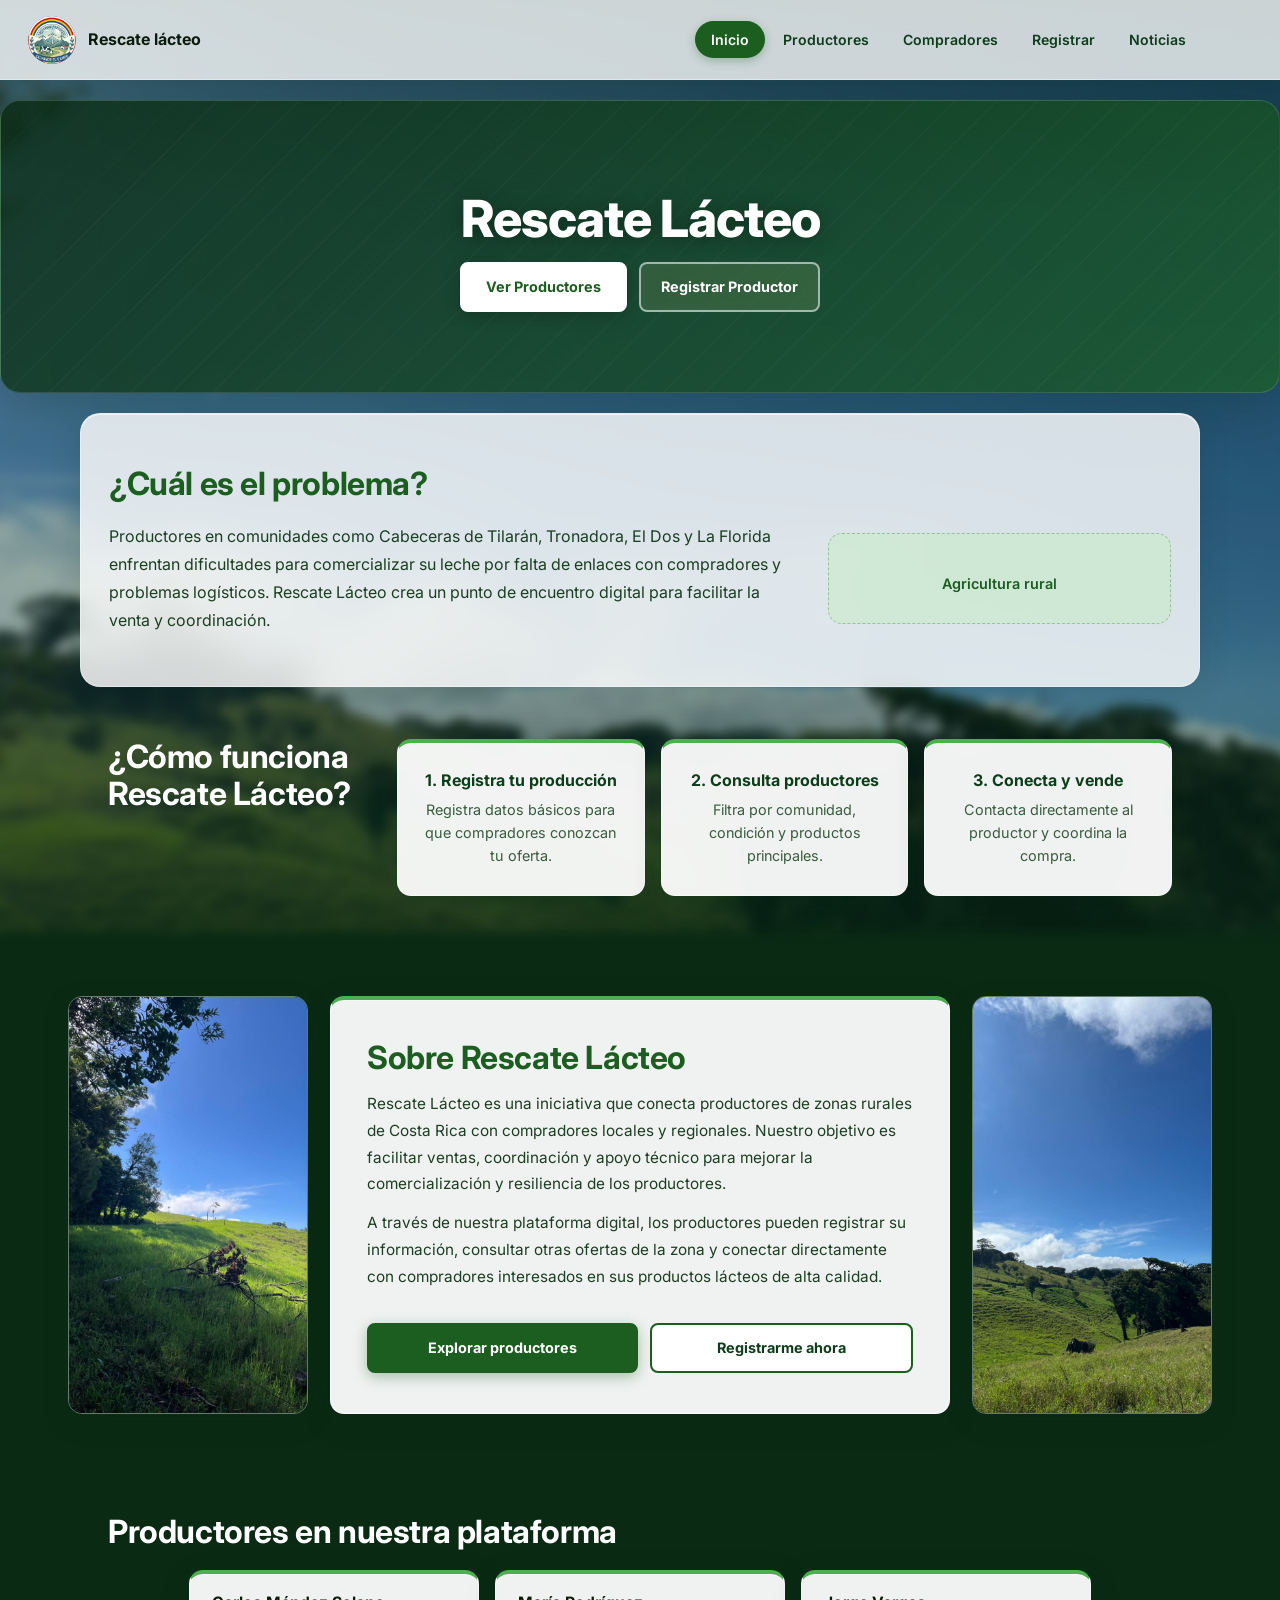
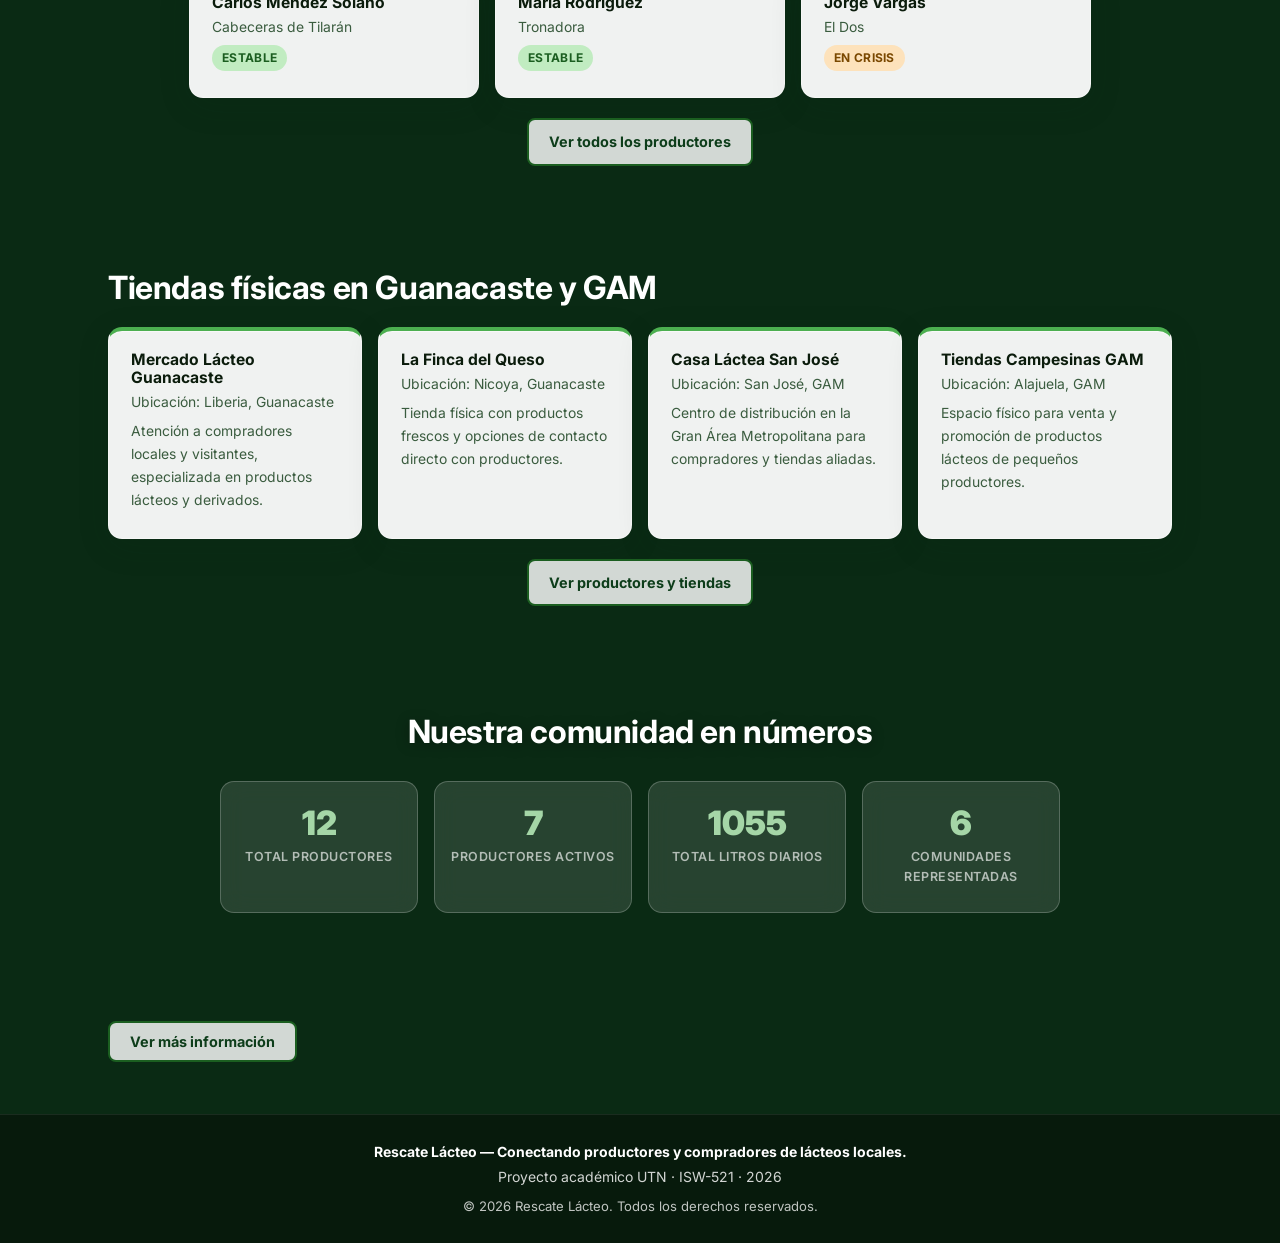
<file: index.html>
<!doctype html>
<html lang="es">

<head>
  <meta charset="utf-8">
  <meta name="viewport" content="width=device-width,initial-scale=1">
  <meta name="description" content="Rescate Lácteo conecta productores y compradores de leche en comunidades rurales de Costa Rica.">
  <title>Rescate Lácteo</title>
  <link rel="stylesheet" href="css/interface.css">
  <link class="ICONO-NAVEGADOR" rel="icon" type="image/x-icon" href="assets/images/logo.png">
</head>

<body>
  <header>
    <div class="brand-logo" style="display:flex; align-items:center; gap:12px;">
      <img src="assets/images/logo.png" alt="Rescate Lácteo logo" width="48" height="48" style="display:block; width:48px; height:48px;">
      <a href="index.html" aria-label="Rescate Lácteo" style="display:inline-flex; align-items:center; color: inherit; font-weight: 700;">Rescate lácteo</a>
    </div>

    <nav>
      <ul>
        <li><a href="index.html" class="activo">Inicio</a></li>
        <li><a href="solucion.html">Productores</a></li>
        <li><a href="compradores.html">Compradores</a></li>
        <li><a href="registro.html">Registrar</a></li>
        <li><a href="noticias.html">Noticias</a></li>
      </ul>
    </nav>

  </header>

  <main>
    <section class="hero">
      <h1 class="texto-centro">Rescate Lácteo </h1>

      <div class="botones">
        <a class="btn-primario" href="solucion.html">Ver Productores</a>
        <a class="btn-secundario" href="registro.html">Registrar Productor</a>
      </div>
    </section>

    <section class="container problema">
      <h2>¿Cuál es el problema?</h2>
      <div class="problema-grid">
        <div>
          <p>Productores en comunidades como Cabeceras de Tilarán, Tronadora, El Dos y La Florida enfrentan dificultades
            para comercializar su leche por falta de enlaces con compradores y problemas logísticos. Rescate Lácteo crea
            un punto de encuentro digital para facilitar la venta y coordinación.</p>
        </div>
        <div class="problema-emoji">
          <p>Agricultura rural</p>
        </div>
      </div>
    </section>

    <section class="container como-funciona">
      <h2>¿Cómo funciona Rescate Lácteo?</h2>
      <div class="como-funciona">
        <div class="paso">
          <h3>1. Registra tu producción</h3>
          <p>Registra datos básicos para que compradores conozcan tu oferta.</p>
        </div>
        <div class="paso">
          <h3>2. Consulta productores</h3>
          <p>Filtra por comunidad, condición y productos principales.</p>
        </div>
        <div class="paso">
          <h3>3. Conecta y vende</h3>
          <p>Contacta directamente al productor y coordina la compra.</p>
        </div>
      </div>
    </section>

    <section class="bloque-principal">
      <div class="bloque-imagen-lado bloque-imagen-izquierda">
        <img src="assets/images/aux3.jpeg" alt="Región de Tilarán">
      </div>
      <div class="bloque-contenido">
        <h2>Sobre Rescate Lácteo</h2>
        <p>Rescate Lácteo es una iniciativa que conecta productores de zonas rurales de Costa Rica con compradores
          locales y regionales. Nuestro objetivo es facilitar ventas, coordinación y apoyo técnico para mejorar la
          comercialización y resiliencia de los productores.</p>
        <p>A través de nuestra plataforma digital, los productores pueden registrar su información, consultar otras
          ofertas de la zona y conectar directamente con compradores interesados en sus productos lácteos de alta
          calidad.</p>
        <div class="botones-bloque">
          <a class="btn-primario" href="solucion.html">Explorar productores</a>
          <a class="btn-secundario" href="registro.html">Registrarme ahora</a>
        </div>
      </div>
      <div class="bloque-imagen-lado bloque-imagen-derecha">
        <img src="assets/images/aux2.jpeg" alt="Comunidades productoras">
      </div>
    </section>

    <section class="container beneficios">
      <h2>Productores en nuestra plataforma</h2>
      <div id="preview-productores" class="preview-list"></div>
      <div class="texto-centro"><a class="btn-secundario" href="solucion.html">Ver todos los productores</a></div>
    </section>

    <section class="container tiendas-fisicas">
      <h2>Tiendas físicas en Guanacaste y GAM</h2>
      <div class="preview-list">
        <article class="preview-item">
          <h3>Mercado Lácteo Guanacaste</h3>
          <p>Ubicación: Liberia, Guanacaste</p>
          <p>Atención a compradores locales y visitantes, especializada en productos lácteos y derivados.</p>
        </article>
        <article class="preview-item">
          <h3>La Finca del Queso</h3>
          <p>Ubicación: Nicoya, Guanacaste</p>
          <p>Tienda física con productos frescos y opciones de contacto directo con productores.</p>
        </article>
        <article class="preview-item">
          <h3>Casa Láctea San José</h3>
          <p>Ubicación: San José, GAM</p>
          <p>Centro de distribución en la Gran Área Metropolitana para compradores y tiendas aliadas.</p>
        </article>
        <article class="preview-item">
          <h3>Tiendas Campesinas GAM</h3>
          <p>Ubicación: Alajuela, GAM</p>
          <p>Espacio físico para venta y promoción de productos lácteos de pequeños productores.</p>
        </article>
      </div>
      <div class="texto-centro"><a class="btn-secundario" href="solucion.html">Ver productores y tiendas</a></div>
    </section>

    <section class="container estadisticas-json">
      <h2>Nuestra comunidad en números</h2>
      <div id="estadisticas" class="stats-grid"></div>
    </section>

    <section class="container">
      <button id="btn-mas-info" class="btn-secundario">Ver más información</button>
      <p id="info-adicional" class="mensaje">Rescate Lácteo es un proyecto educativo y comunitario que busca mejorar la
        comercialización y resiliencia de productores locales.</p>
    </section>

  </main>

  <footer>
    <p>Rescate Lácteo — Conectando productores y compradores de lácteos locales.</p>
    <p>Proyecto académico UTN · ISW-521 · 2026</p>
    <p class="copyright">© 2026 Rescate Lácteo. Todos los derechos reservados.</p>
  </footer>

  <script src="js/main.js"></script>
</body>

</html>
</file>
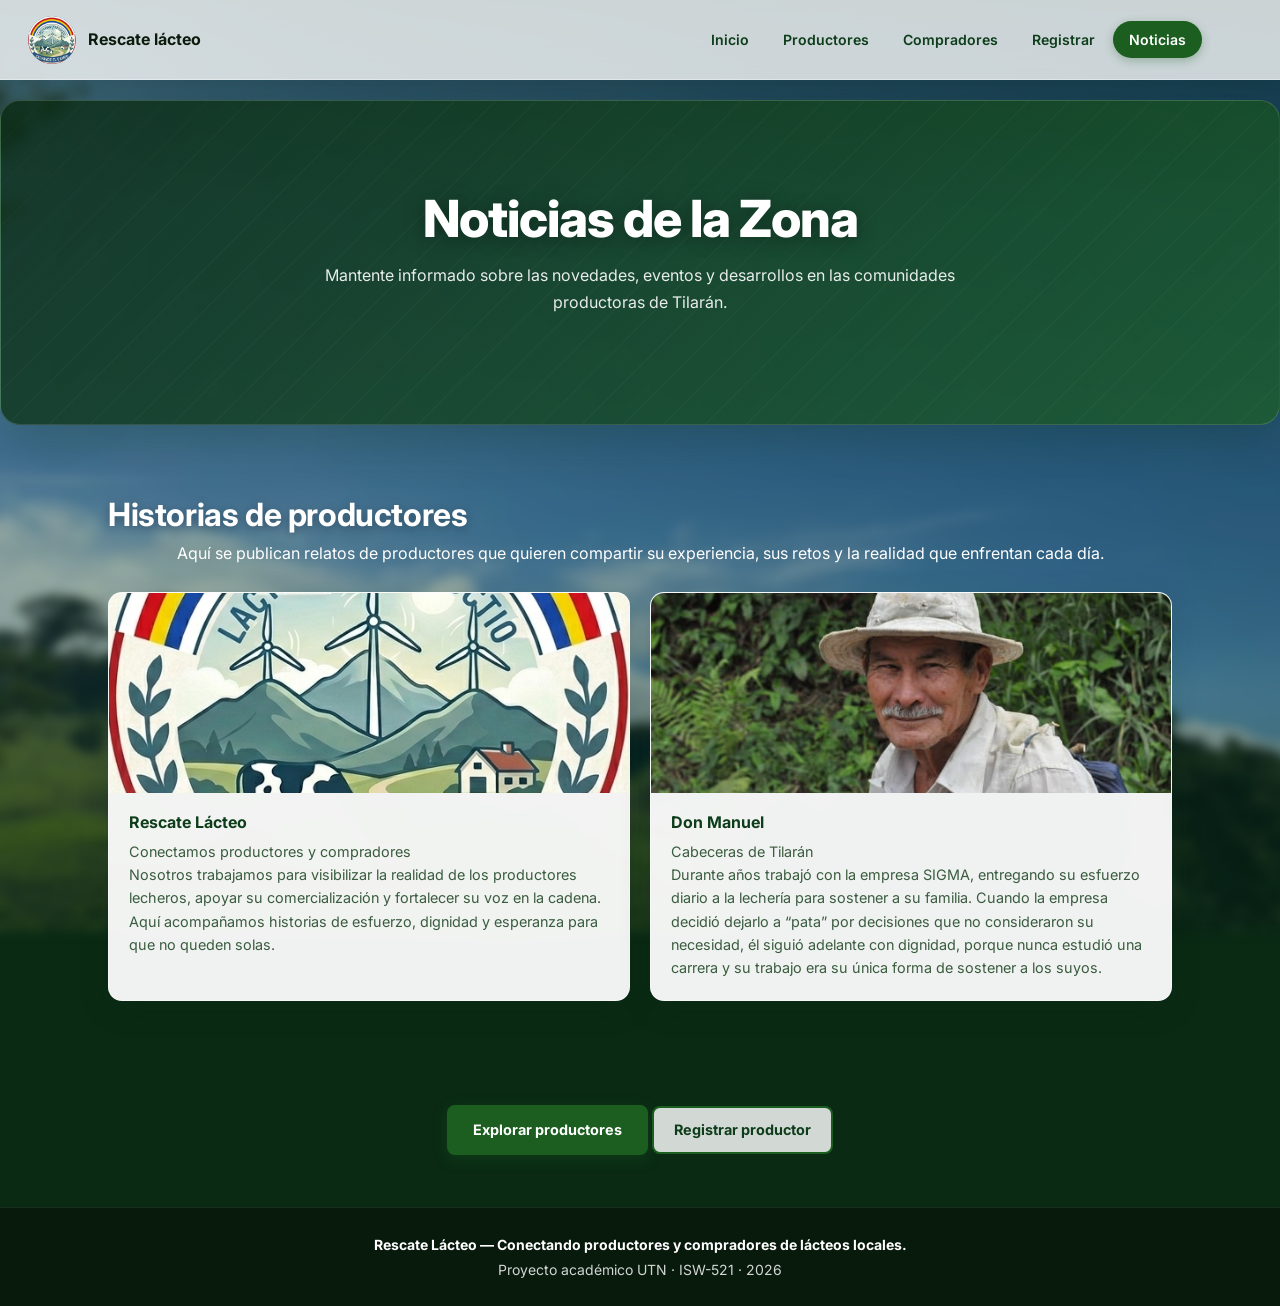
<file: noticias.html>
<!doctype html>
<html lang="es">
<head>
  <meta charset="utf-8">
  <meta name="viewport" content="width=device-width,initial-scale=1">
  <title>Noticias - Rescate Lácteo</title>
  <link rel="stylesheet" href="css/interface.css">
    <link class="ICONO-NAVEGADOR" rel="icon" type="image/x-icon" href="assets/images/logo.png">
</head>
<body>
  <header>
     <div class="brand-logo" style="display:flex; align-items:center; gap:12px;">
      <img src="assets/images/logo.png" alt="Rescate Lácteo logo" width="48" height="48" style="display:block; width:48px; height:48px;">
      <a href="index.html" aria-label="Rescate Lácteo" style="display:inline-flex; align-items:center; color: inherit; font-weight: 700;">Rescate lácteo</a>
    </div>
    <nav>
      <ul>
        <li><a href="index.html">Inicio</a></li>
        <li><a href="solucion.html">Productores</a></li>
        <li><a href="compradores.html">Compradores</a></li>
        <li><a href="registro.html">Registrar</a></li>
        <li><a href="noticias.html" class="activo">Noticias</a></li>
      </ul>
    </nav>
  </header>

  <main>
    <section class="hero">
      <h1>Noticias de la Zona</h1>
      <p>Mantente informado sobre las novedades, eventos y desarrollos en las comunidades productoras de Tilarán.</p>
    </section>

    <section class="container noticias-zona">
      <h2>Historias de productores</h2>
      <p class="texto-centro">Aquí se publican relatos de productores que quieren compartir su experiencia, sus retos y la realidad que enfrentan cada día.</p>
      <div class="noticias-grid" id="historias-productores"></div>
    </section>

    <section class="container">
      <div class="texto-centro">
        <a class="btn-primario" href="solucion.html">Explorar productores</a>
        <a class="btn-secundario" href="registro.html">Registrar productor</a>
      </div>
    </section>
  </main>

  <footer>
    <p>Rescate Lácteo — Conectando productores y compradores de lácteos locales.</p>
    <p>Proyecto académico UTN · ISW-521 · 2026</p>
  </footer>

  <script src="js/main.js"></script>
</body>
</html>
</file>
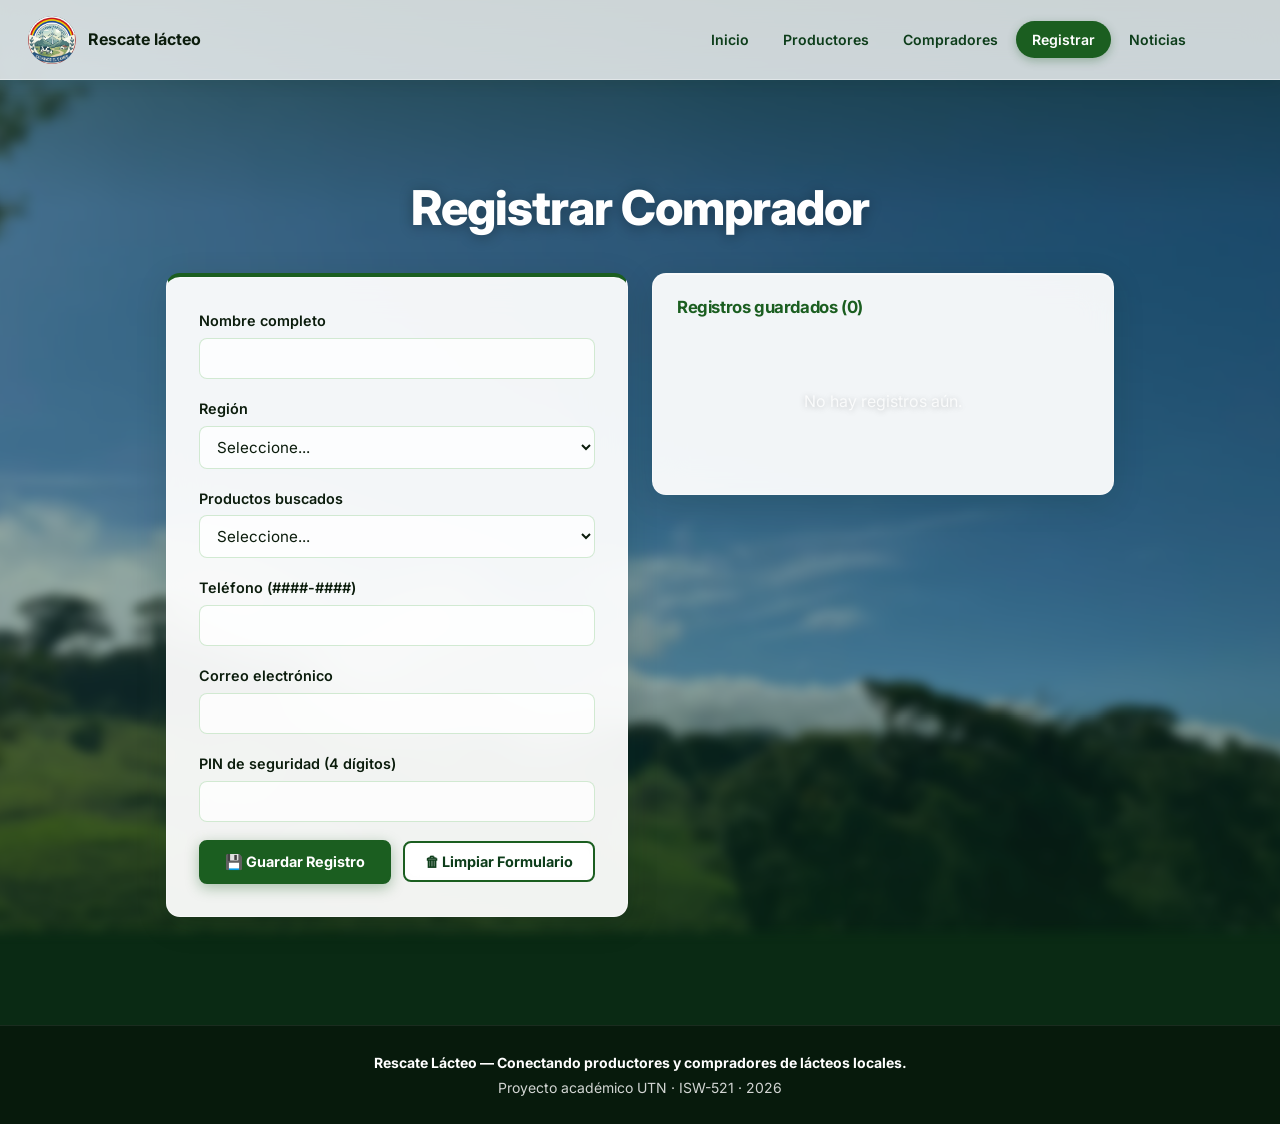
<file: registro-comprador.html>
<!doctype html>
<html lang="es">
<head>
  <meta charset="utf-8">
  <meta name="viewport" content="width=device-width,initial-scale=1">
  <title>Registrar Comprador · Rescate Lácteo</title>
  <link rel="stylesheet" href="css/interface.css">
  <link class="ICONO-NAVEGADOR" rel="icon" type="image/x-icon" href="assets/images/logo.png">
</head>
<body>
  <header>
     <div class="brand-logo" style="display:flex; align-items:center; gap:12px;">
      <img src="assets/images/logo.png" alt="Rescate Lácteo logo" width="48" height="48" style="display:block; width:48px; height:48px;">
      <a href="index.html" aria-label="Rescate Lácteo" style="display:inline-flex; align-items:center; color: inherit; font-weight: 700;">Rescate lácteo</a>
    </div>
    <nav>
      <ul>
        <li><a href="index.html">Inicio</a></li>
        <li><a href="solucion.html">Productores</a></li>
        <li><a href="compradores.html">Compradores</a></li>
        <li><a href="registro.html" class="activo">Registrar</a></li>
        <li><a href="noticias.html">Noticias</a></li>
      </ul>
    </nav>
  </header>

  <main class="container">
    <section class="encabezado-pagina">
      <h1>Registrar Comprador</h1>
    </section>

    <div class="contenedor-principal">
      <div class="columna-formulario">
        <form id="form-comprador" class="formulario" novalidate>
          <div class="grupo-campo">
            <label for="nombre">Nombre completo</label>
            <input id="nombre" name="nombre" type="text" required minlength="3">
            <div class="mensaje-error-campo" id="error-nombre"></div>
          </div>

          <div class="grupo-campo">
            <label for="comunidad">Región</label>
            <select id="comunidad" name="comunidad" required>
              <option value="">Seleccione...</option>
              <option>Guanacaste Norte</option>
              <option>Guanacaste Sur</option>
              <option>Puntarenas</option>
              <option>Alajuela</option>
              <option>Heredia</option>
              <option>San José</option>
            </select>
            <div class="mensaje-error-campo" id="error-comunidad"></div>
          </div>

          <div class="grupo-campo" id="campo-lugar-especifico" hidden>
            <label for="lugar-especifico">Lugar específico</label>
            <select id="lugar-especifico" name="lugar-especifico">
              <option value="">Seleccione...</option>
            </select>
            <div class="mensaje-error-campo" id="error-lugar-especifico"></div>
          </div>

          <div class="grupo-campo" id="campo-produccion" hidden>
            <label for="produccion">Demanda diaria estimada (litros)</label>
            <input id="produccion" name="produccion" type="number" min="1" max="9999">
            <div class="mensaje-error-campo" id="error-produccion"></div>
          </div>

          <div class="grupo-campo">
            <label for="producto">Productos buscados</label>
            <select id="producto" name="producto" required>
              <option value="">Seleccione...</option>
              <option>Leche fresca</option>
              <option>Queso</option>
              <option>Natilla</option>
              <option>Mantequilla</option>
              <option>Yogurt</option>
              <option>Helados artesanales</option>
            </select>
            <div class="mensaje-error-campo" id="error-producto"></div>
          </div>

          <div class="grupo-campo">
            <label for="telefono">Teléfono (####-####)</label>
            <input id="telefono" name="telefono" type="text" required>
            <div class="mensaje-error-campo" id="error-telefono"></div>
          </div>

          <div class="grupo-campo">
            <label for="correo">Correo electrónico</label>
            <input id="correo" name="correo" type="email" required>
            <div class="mensaje-error-campo" id="error-correo"></div>
          </div>

          <div class="grupo-campo">
            <label for="pin">PIN de seguridad (4 dígitos)</label>
            <input id="pin" name="pin" type="text" inputmode="numeric" pattern="\d{4}" maxlength="4" required>
            <div class="mensaje-error-campo" id="error-pin"></div>
          </div>

          <div class="fila-botones">
            <button type="submit" class="btn-primario">💾 Guardar Registro</button>
            <button type="button" id="btn-limpiar" class="btn-secundario">🗑 Limpiar Formulario</button>
          </div>

          <div id="form-mensaje" class="mensaje"></div>
          <div id="form-enlace-compradores" class="enlace-post-registro" hidden>
            <a href="compradores.html" class="btn-secundario">Ver en listado de compradores →</a>
          </div>
        </form>
      </div>

      <div class="columna-registros">
        <section class="lista-registros" id="lista-registros">
          <h2>Registros guardados</h2>
        </section>
      </div>
    </div>
  </main>

  <footer>
    <p>Rescate Lácteo — Conectando productores y compradores de lácteos locales.</p>
    <p>Proyecto académico UTN · ISW-521 · 2026</p>
  </footer>

  <script src="js/registro-comprador.js"></script>
</body>
</html>
</file>
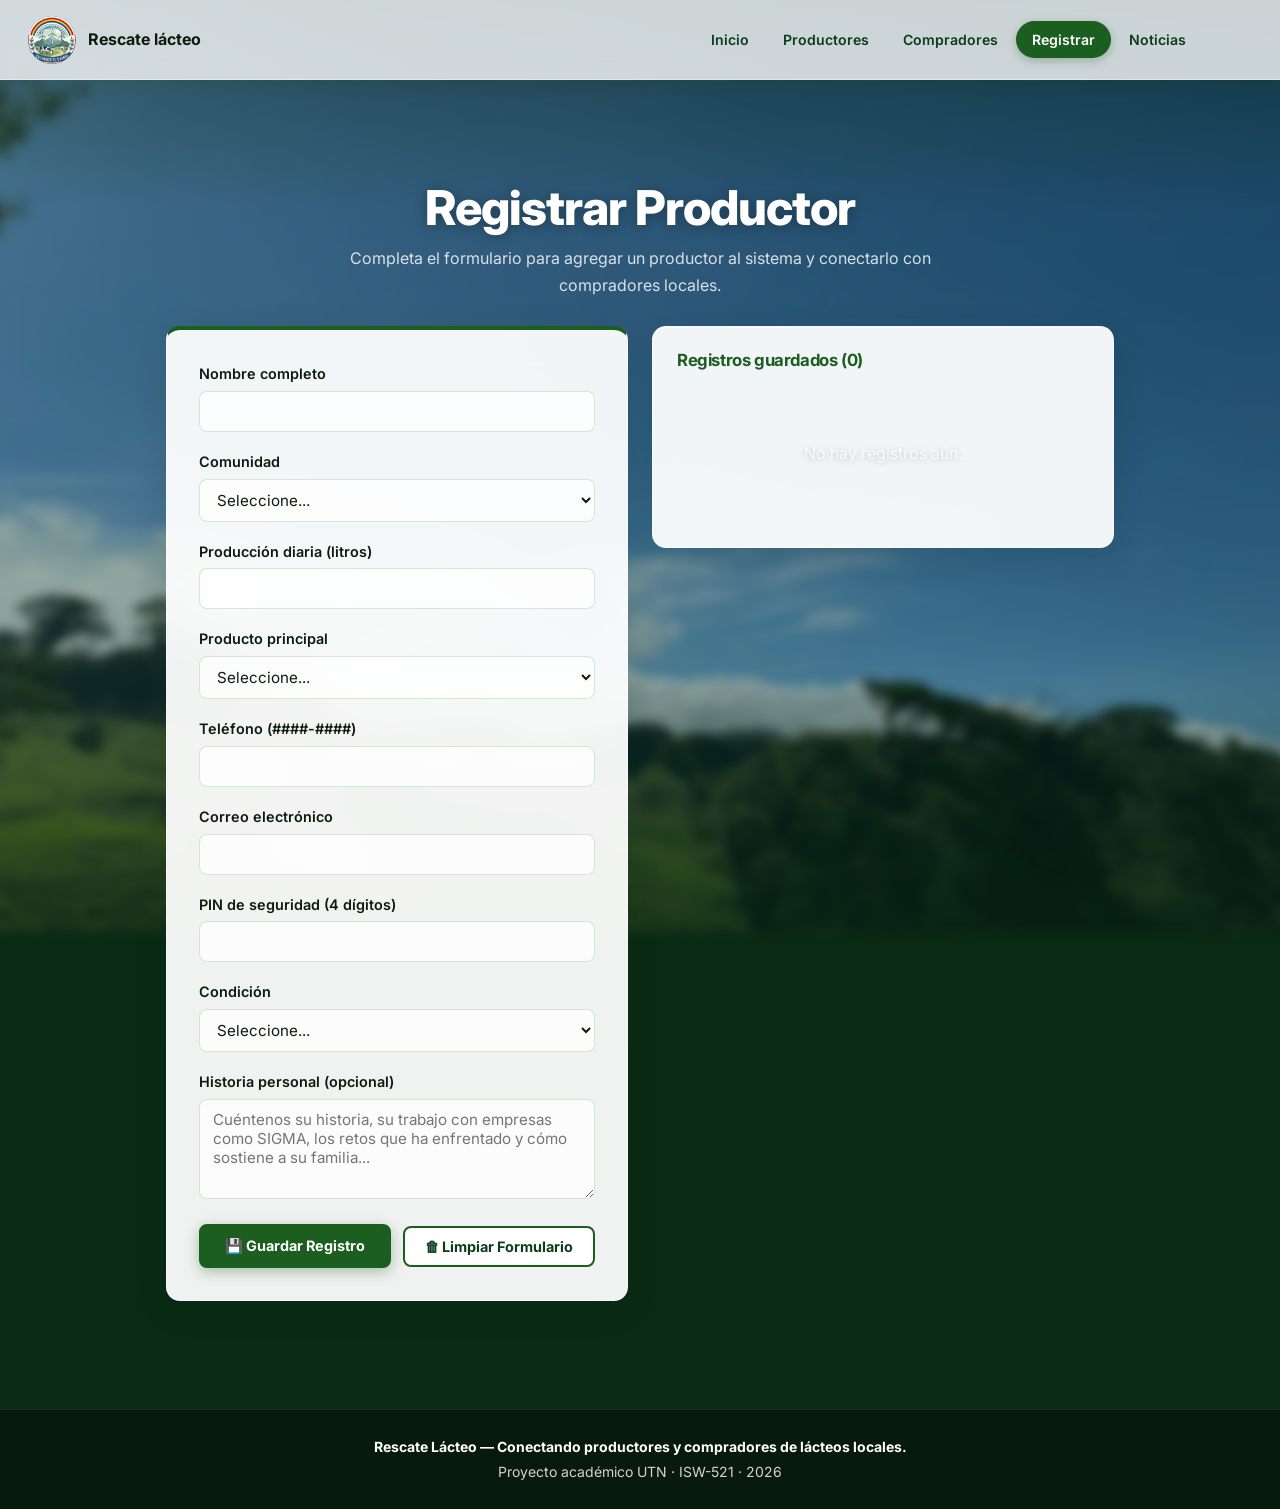
<file: registro-productor.html>
<!doctype html>
<html lang="es">
<head>
  <meta charset="utf-8">
  <meta name="viewport" content="width=device-width,initial-scale=1">
  <title>Registrar Productor · Rescate Lácteo</title>
  <link rel="stylesheet" href="css/interface.css">
  <link class="ICONO-NAVEGADOR" rel="icon" type="image/x-icon" href="assets/images/logo.png">
</head>
<body>
  <header>
    <div class="brand-logo" style="display:flex; align-items:center; gap:12px;">
      <img src="assets/images/logo.png" alt="Rescate Lácteo logo" width="48" height="48" style="display:block; width:48px; height:48px;">
      <a href="index.html" aria-label="Rescate Lácteo" style="display:inline-flex; align-items:center; color: inherit; font-weight: 700;">Rescate lácteo</a>
    </div>
    <nav>
      <ul>
        <li><a href="index.html">Inicio</a></li>
        <li><a href="solucion.html">Productores</a></li>
        <li><a href="compradores.html">Compradores</a></li>
        <li><a href="registro.html" class="activo">Registrar</a></li>
        <li><a href="noticias.html">Noticias</a></li>
      </ul>
    </nav>
  </header>

  <main class="container">
    <section class="encabezado-pagina">
      <h1>Registrar Productor</h1>
      <p>Completa el formulario para agregar un productor al sistema y conectarlo con compradores locales.</p>
    </section>

    <div class="contenedor-principal">
      <div class="columna-formulario">
        <form id="form-productor" class="formulario" novalidate>
          <div class="grupo-campo">
            <label for="nombre">Nombre completo</label>
            <input id="nombre" name="nombre" type="text" required minlength="3">
            <div class="mensaje-error-campo" id="error-nombre"></div>
          </div>

          <div class="grupo-campo">
            <label for="comunidad">Comunidad</label>
            <select id="comunidad" name="comunidad" required>
              <option value="">Seleccione...</option>
              <option>Cabeceras de Tilarán</option>
              <option>Tronadora</option>
              <option>El Dos</option>
              <option>La Florida</option>
              <option>Quebrada Grande</option>
              <option>Río Chiquito</option>
            </select>
            <div class="mensaje-error-campo" id="error-comunidad"></div>
          </div>

          <div class="grupo-campo">
            <label for="produccion">Producción diaria (litros)</label>
            <input id="produccion" name="produccion" type="number" min="1" max="9999" required>
            <div class="mensaje-error-campo" id="error-produccion"></div>
          </div>

          <div class="grupo-campo">
            <label for="producto">Producto principal</label>
            <select id="producto" name="producto" required>
              <option value="">Seleccione...</option>
              <option>Leche fresca</option>
              <option>Queso</option>
              <option>Natilla</option>
              <option>Mantequilla</option>
              <option>Yogurt</option>
              <option>Helados artesanales</option>
            </select>
            <div class="mensaje-error-campo" id="error-producto"></div>
          </div>

          <div class="grupo-campo">
            <label for="telefono">Teléfono (####-####)</label>
            <input id="telefono" name="telefono" type="text" required>
            <div class="mensaje-error-campo" id="error-telefono"></div>
          </div>

          <div class="grupo-campo">
            <label for="correo">Correo electrónico</label>
            <input id="correo" name="correo" type="email" required>
            <div class="mensaje-error-campo" id="error-correo"></div>
          </div>

          <div class="grupo-campo">
            <label for="pin">PIN de seguridad (4 dígitos)</label>
            <input id="pin" name="pin" type="text" inputmode="numeric" pattern="\d{4}" maxlength="4" required>
            <div class="mensaje-error-campo" id="error-pin"></div>
          </div>

          <div class="grupo-campo">
            <label for="condicion">Condición</label>
            <select id="condicion" name="condicion" required>
              <option value="">Seleccione...</option>
              <option value="estable">Estable</option>
              <option value="en crisis">En crisis</option>
              <option value="vulnerabilidad">Vulnerabilidad</option>
            </select>
            <div class="mensaje-error-campo" id="error-condicion"></div>
          </div>

          <div class="grupo-campo">
            <label for="historia">Historia personal (opcional)</label>
            <textarea id="historia" name="historia" rows="4" placeholder="Cuéntenos su historia, su trabajo con empresas como SIGMA, los retos que ha enfrentado y cómo sostiene a su familia..."></textarea>
            <div class="mensaje-error-campo" id="error-historia"></div>
          </div>

          <div class="fila-botones">
            <button type="submit" class="btn-primario">💾 Guardar Registro</button>
            <button type="button" id="btn-limpiar" class="btn-secundario">🗑 Limpiar Formulario</button>
          </div>

          <div id="form-mensaje" class="mensaje"></div>
          <div id="form-enlace-productores" class="enlace-post-registro" hidden>
            <a href="solucion.html" class="btn-secundario">Ver en listado de productores →</a>
          </div>
        </form>
      </div>

      <div class="columna-registros">
        <section class="lista-registros" id="lista-registros">
          <h2>Registros guardados</h2>
        </section>
      </div>
    </div>
  </main>

  <footer>
    <p>Rescate Lácteo — Conectando productores y compradores de lácteos locales.</p>
    <p>Proyecto académico UTN · ISW-521 · 2026</p>
  </footer>

  <script src="js/registro.js"></script>
</body>
</html>
</file>
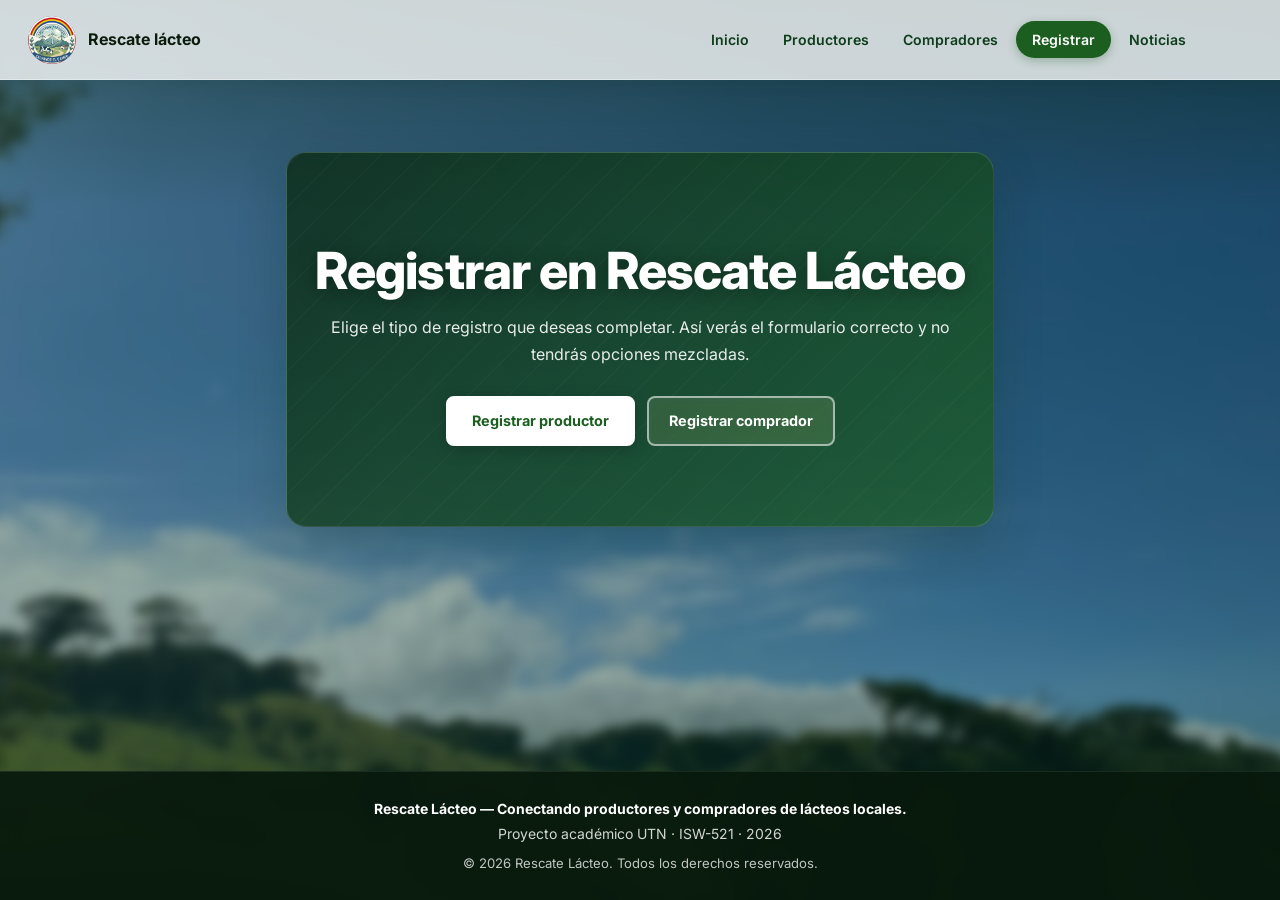
<file: registro.html>
<!doctype html>
<html lang="es">
<head>
  <meta charset="utf-8">
  <meta name="viewport" content="width=device-width,initial-scale=1">
  <title>Registro · Rescate Lácteo</title>
  <link rel="stylesheet" href="css/interface.css">
  <link class="ICONO-NAVEGADOR" rel="icon" type="image/x-icon" href="assets/images/logo.png">
</head>
<body>
  <header>
     <div class="brand-logo" style="display:flex; align-items:center; gap:12px;">
      <img src="assets/images/logo.png" alt="Rescate Lácteo logo" width="48" height="48" style="display:block; width:48px; height:48px;">
      <a href="index.html" aria-label="Rescate Lácteo" style="display:inline-flex; align-items:center; color: inherit; font-weight: 700;">Rescate lácteo</a>
    </div>
    <nav>
      <ul>
        <li><a href="index.html">Inicio</a></li>
        <li><a href="solucion.html">Productores</a></li>
        <li><a href="compradores.html">Compradores</a></li>
        <li><a href="registro.html" class="activo">Registrar</a></li>
        <li><a href="noticias.html">Noticias</a></li>
      </ul>
    </nav>
    
  </header>

  <main class="container">
    <section class="hero">
      <h1>Registrar en Rescate Lácteo</h1>
      <p>Elige el tipo de registro que deseas completar. Así verás el formulario correcto y no tendrás opciones mezcladas.</p>
      <div class="botones">
        <a class="btn-primario" href="registro-productor.html">Registrar productor</a>
        <a class="btn-secundario" href="registro-comprador.html">Registrar comprador</a>
      </div>
    </section>
  </main>

  <footer>
    <p>Rescate Lácteo — Conectando productores y compradores de lácteos locales.</p>
    <p>Proyecto académico UTN · ISW-521 · 2026</p>
    <p class="copyright">© 2026 Rescate Lácteo. Todos los derechos reservados.</p>
  </footer>
</body>
</html>
</file>
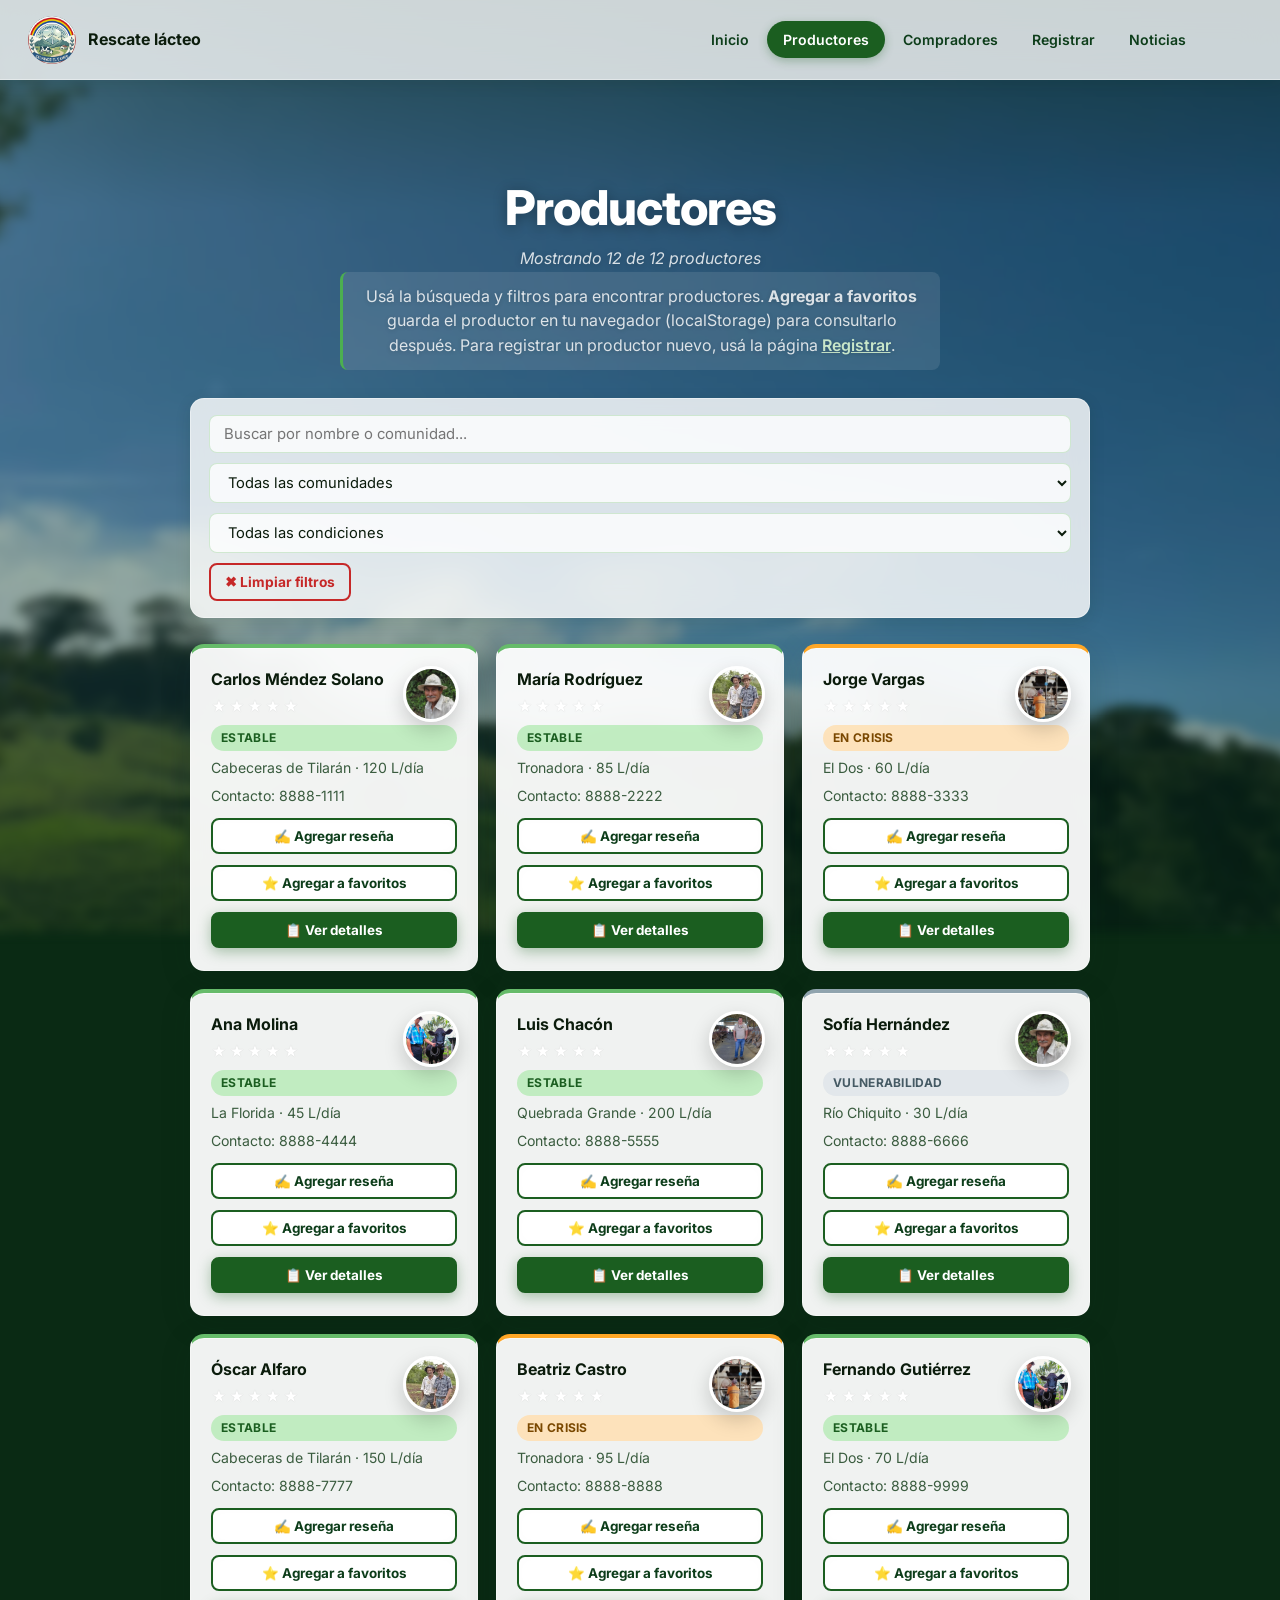
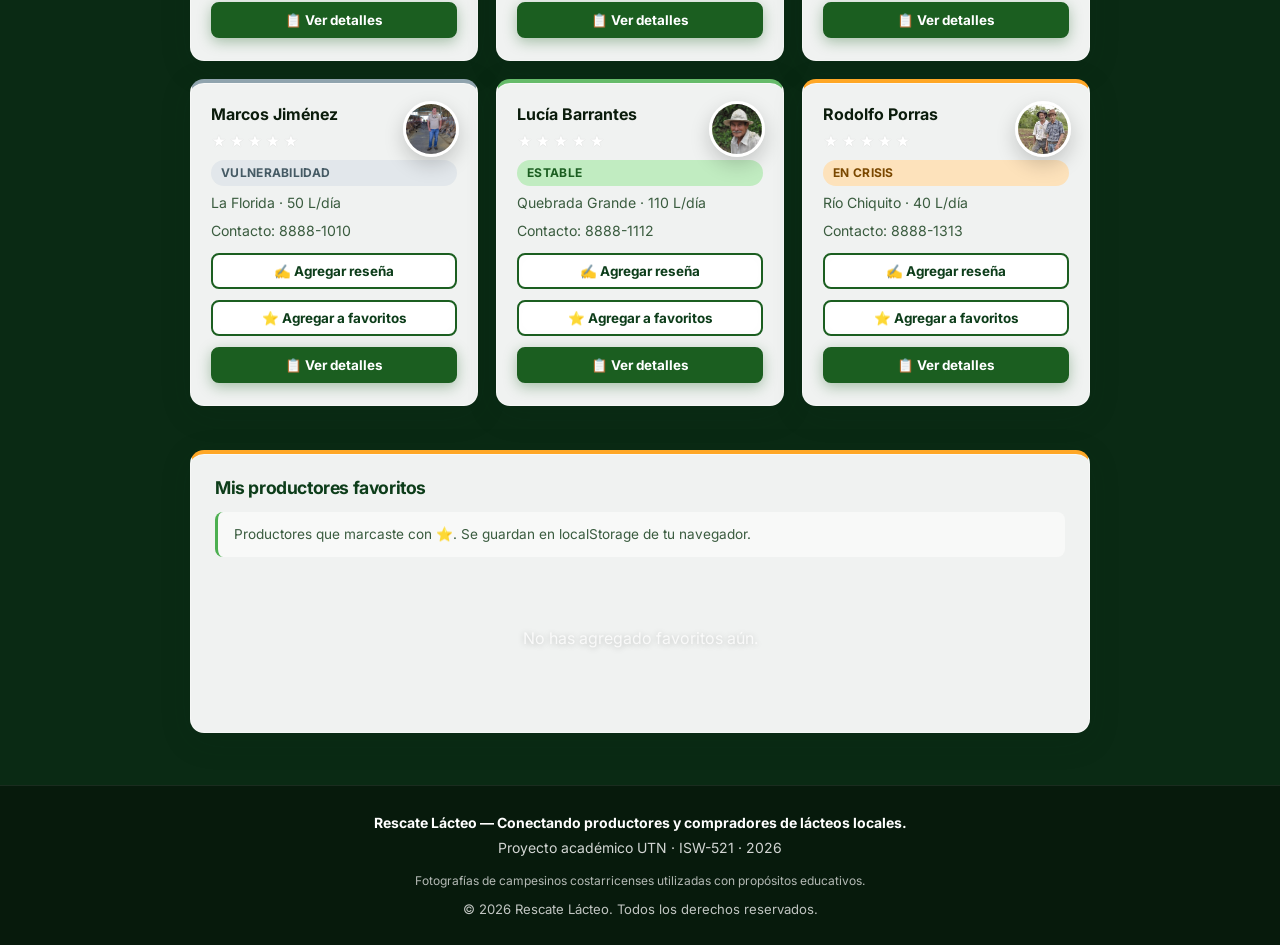
<file: solucion.html>
<!doctype html>
<html lang="es">
<head>
  <meta charset="utf-8">
  <meta name="viewport" content="width=device-width,initial-scale=1">
  <title>Productores · Rescate Lácteo</title>
  <link rel="stylesheet" href="css/interface.css">
  
  <link class = "ICONO-NAVEGADOR"rel="icon" type="image/x-icon" href="assets/images/logo.png">
  
  
  
 
  
</head>
<body>
  <header>
     <div class="brand-logo" style="display:flex; align-items:center; gap:12px;">
      <img src="assets/images/logo.png" alt="Rescate Lácteo logo" width="48" height="48" style="display:block; width:48px; height:48px;">
      <a href="index.html" aria-label="Rescate Lácteo" style="display:inline-flex; align-items:center; color: inherit; font-weight: 700;">Rescate lácteo</a>
    </div>

    <nav>
      <ul>
        <li><a href="index.html">Inicio</a></li>
        <li><a href="solucion.html" class="activo">Productores</a></li>
        <li><a href="compradores.html">Compradores</a></li>
        <li><a href="registro.html">Registrar</a></li>
        <li><a href="noticias.html">Noticias</a></li>
      </ul>
    </nav>
    
  </header>

  <main class="container">
    <section class="encabezado-pagina">
      <h1>Productores</h1>
      <p class="contador-resultados" id="contador">Mostrando 0 de 0 productores</p>
      <p class="ayuda-interaccion">
        Usá la búsqueda y filtros para encontrar productores.
        <strong>Agregar a favoritos</strong> guarda el productor en tu navegador (localStorage) para consultarlo después.
        Para registrar un productor nuevo, usá la página <a href="registro.html">Registrar</a>.
      </p>
    </section>

    <section class="controles">
      <input id="buscador" class="campo-busqueda" type="text" placeholder="Buscar por nombre o comunidad...">
      <select id="filtro-comunidad" class="select-filtro">
        <option value="">Todas las comunidades</option>
      </select>
      <select id="filtro-condicion" class="select-filtro">
        <option value="">Todas las condiciones</option>
        <option value="estable">Estable</option>
        <option value="en crisis">En crisis</option>
        <option value="vulnerabilidad">Vulnerabilidad</option>
      </select>
      <button id="btn-limpiar-filtros" class="btn-peligro">✖ Limpiar filtros</button>
    </section>

    <p class="estado-vacio" id="estado-vacio">No se encontraron productores.</p>

    <div id="contenedor-productores" class="grid-productores"></div>

    <section class="mis-guardados">
      <h2>Mis productores favoritos</h2>
      <p class="ayuda-favoritos">Productores que marcaste con ⭐. Se guardan en localStorage de tu navegador.</p>
      <div id="guardados-lista"></div>
    </section>
  </main>

  <footer>
    <p>Rescate Lácteo — Conectando productores y compradores de lácteos locales.</p>
    <p>Proyecto académico UTN · ISW-521 · 2026</p>
    <p style="font-size: 0.75rem; margin-top: 10px; opacity: 0.85;">Fotografías de campesinos costarricenses utilizadas con propósitos educativos.</p>
    <p class="copyright">© 2026 Rescate Lácteo. Todos los derechos reservados.</p>
  </footer>

  <script src="js/solucion.js"></script>
</body>
</html>
</file>
<file: css/interface.css>
/* =============================================================
   RESCATE LÁCTEO — interface.css
   Fondo: aux2.jpeg difuminado cubre toda la pantalla
   Estética: glassmorphism verde campo costarricense
   ============================================================= */

@import url('https://fonts.googleapis.com/css2?family=Inter:ital,wght@0,300;0,400;0,600;0,700;0,800;1,400&display=swap');


/* ─────────────────────────────────────────
   1. VARIABLES
───────────────────────────────────────── */

:root {
  /* Verdes */
  --v-profundo: #0a2a14;
  --v-oscuro: #0D3D1A;
  --v-principal: #1B5E20;
  --v-medio: #2E7D32;
  --v-claro: #4CAF50;
  --v-muy-claro: #E8F5E9;

  /* Vidrio */
  --vidrio-xs: rgba(255, 255, 255, 0.45);
  --vidrio-sm: rgba(255, 255, 255, 0.65);
  --vidrio: rgba(255, 255, 255, 0.82);
  --vidrio-lg: rgba(255, 255, 255, 0.94);
  --vidrio-verde: rgba(220, 242, 220, 0.75);

  /* Textos */
  --t-oscuro: #0b1c0c;
  --t-medio: #1c3e22;
  --t-suave: #3a5c3f;
  --t-blanco: #FFFFFF;
  --t-blanco-82: rgba(255, 255, 255, 0.82);
  --t-blanco-65: rgba(255, 255, 255, 0.65);

  /* UI */
  --borde: rgba(255, 255, 255, 0.38);
  --borde-verde: rgba(76, 175, 80, 0.30);
  --exito: #2E7D32;
  --error: #C62828;
  --advertencia: #E65100;

  /* Shadows */
  --s-xs: 0 2px 8px rgba(10, 42, 20, 0.08);
  --s-sm: 0 4px 16px rgba(10, 42, 20, 0.12);
  --s-md: 0 8px 28px rgba(10, 42, 20, 0.16);
  --s-lg: 0 16px 48px rgba(10, 42, 20, 0.22);
  --s-vidrio: 0 8px 32px rgba(10, 42, 20, 0.14), inset 0 1px 0 rgba(255, 255, 255, 0.55);

  /* Radios */
  --r-sm: 8px;
  --r-md: 14px;
  --r-lg: 20px;
  --r-xl: 28px;
}


/* ─────────────────────────────────────────
   2. RESET Y BASE
───────────────────────────────────────── */

*,
*::before,
*::after {
  margin: 0;
  padding: 0;
  box-sizing: border-box;
}

html {
  scroll-behavior: smooth;
  font-size: 16px;
}

body {
  font-family: 'Inter', 'Segoe UI', Arial, sans-serif;
  line-height: 1.65;
  -webkit-font-smoothing: antialiased;
  color: var(--t-oscuro);
  background-color: var(--v-profundo);
  display: flex;
  flex-direction: column;
  min-height: 100vh;
  position: relative;
}

/* ── FONDO DIFUMINADO GLOBAL ── */
body::before {
  content: '';
  position: fixed;
  inset: 0;
  z-index: -1;
  background:
    linear-gradient(to bottom,
      rgba(10, 42, 20, 0.70) 0%,
      rgba(10, 42, 20, 0.40) 25%,
      rgba(10, 42, 20, 0.40) 75%,
      rgba(10, 42, 20, 0.70) 100%),
    url('../assets/images/aux2.jpeg') center center / cover no-repeat;
  filter: blur(5px);
  transform: scale(1.07);
}

main {
  flex: 1;
}

a {
  color: inherit;
  text-decoration: none;
}

img {
  display: block;
  max-width: 100%;
  height: auto;
}

button,
input,
select,
textarea {
  font-family: inherit;
  color: inherit;
}


/* ─────────────────────────────────────────
   3. TIPOGRAFÍA
───────────────────────────────────────── */

h1,
h2,
h3 {
  line-height: 1.15;
  margin-bottom: 0.6rem;
}

h1 {
  font-size: clamp(1.9rem, 4.5vw, 3rem);
  font-weight: 800;
  letter-spacing: -1px;
  color: var(--t-oscuro);
}

h2 {
  font-size: clamp(1.4rem, 3vw, 2rem);
  font-weight: 700;
  letter-spacing: -0.4px;
  color: var(--t-blanco);
}

h3 {
  font-size: clamp(1rem, 2vw, 1.25rem);
  font-weight: 700;
  color: var(--t-oscuro);
}


/* ─────────────────────────────────────────
   4. HEADER — fijo, translúcido, una sola fila
───────────────────────────────────────── */

body>header {
  position: sticky;
  top: 0;
  z-index: 200;
  background: rgba(255, 255, 255, 0.78);
  backdrop-filter: blur(18px);
  -webkit-backdrop-filter: blur(18px);
  border-bottom: 1px solid var(--borde);
  box-shadow: 0 2px 16px rgba(10, 42, 20, 0.10);
  /* Una sola fila centrada */
  display: flex;
  align-items: center;
  justify-content: space-between;
  gap: 14px;
  padding: 6px 28px;
  min-height: 80px;
  width: 100%;
}

/* Logo texto */
.logo {
  display: flex;
  align-items: center;
  gap: 8px;
  font-size: 1.05rem;
  font-weight: 700;
  color: var(--v-oscuro);
  white-space: nowrap;
  flex-shrink: 0;
  letter-spacing: -0.2px;
}

.logo .emoji {
  font-size: 1.3rem;
}

/* Logo imagen — alineado en la misma fila, estilo original */
.brand-logo {
  display: flex;
  align-items: center;
  gap: 12px;
  max-width: 100%;
}

.brand-logo:hover {
  transform: scale(1.06);
  box-shadow: 0 8px 24px rgba(0, 0, 0, 0.18);
}

.brand-logo:focus {
  outline: 2px solid rgba(27, 94, 32, 0.25);
}

.brand-logo img {
  display: block;
  width: 48px;
  height: 48px;
  border-radius: 1999px;
}

.brand-logo a {
  display: inline-flex;
  align-items: center;
  color: inherit;
  font-weight: 700;
  text-decoration: none;
  white-space: nowrap;
}

.ICONO-NAVEGADOR {
  border-radius: 999px;
}

/* Navegación */
nav {
  display: flex;
  flex: 1;
  
  margin-left: 480px;
}

nav ul {
  list-style: none;
  display: flex;
  align-items: center;
  gap: 2px;
  flex-wrap: wrap;
  justify-content: center;
}

nav a {
  color: var(--v-oscuro);
  padding: 6px 15px;
  border-radius: 999px;
  border: 1.5px solid transparent;
  font-size: 0.88rem;
  font-weight: 600;
  white-space: nowrap;
  display: inline-flex;
  align-items: center;
  transition: all .2s ease;
}

nav a:hover {
  background: var(--v-muy-claro);
  color: var(--v-principal);
  border-color: rgba(76, 175, 80, 0.25);
}

nav a.activo {
  background: var(--v-principal);
  color: #fff;
  box-shadow: 0 3px 10px rgba(27, 94, 32, .30);
}


/* ─────────────────────────────────────────
   5. FOOTER
───────────────────────────────────────── */

footer {
  background: rgba(8, 26, 12, 0.92);
  backdrop-filter: blur(10px);
  color: var(--t-blanco-82);
  text-align: center;
  padding: 24px 20px;
  font-size: 0.875rem;
  line-height: 1.8;
  border-top: 1px solid rgba(255, 255, 255, .08);
}

footer p {
  margin: 0;
  color: var(--t-blanco-82);
}

footer p:first-child {
  font-weight: 700;
  color: #fff;
}

footer p.copyright {
  margin-top: 6px;
  font-size: 0.82rem;
  color: rgba(255, 255, 255, 0.75);
}


/* ─────────────────────────────────────────
   6. BOTONES
───────────────────────────────────────── */

button {
  cursor: pointer;
}

.btn-primario,
.btn-secundario,
.btn-peligro {
  display: inline-flex;
  align-items: center;
  justify-content: center;
  gap: 6px;
  font-weight: 700;
  font-size: 0.9rem;
  border-radius: var(--r-sm);
  transition: all .22s ease;
  white-space: nowrap;
  min-width: 110px;
  cursor: pointer;
  text-decoration: none;
}

.btn-primario {
  background: var(--v-principal);
  color: #fff;
  padding: 11px 24px;
  border: 2px solid var(--v-principal);
  box-shadow: 0 4px 14px rgba(27, 94, 32, .35);
}

.btn-primario:hover {
  background: var(--v-oscuro);
  border-color: var(--v-oscuro);
  transform: translateY(-2px);
  box-shadow: 0 8px 22px rgba(27, 94, 32, .40);
}

.btn-secundario {
  background: var(--vidrio);
  backdrop-filter: blur(8px);
  color: var(--v-oscuro);
  border: 2px solid var(--v-principal);
  padding: 10px 20px;
}

.btn-secundario:hover {
  background: var(--v-muy-claro);
  transform: translateY(-2px);
  box-shadow: var(--s-sm);
}

.btn-peligro {
  background: transparent;
  color: var(--error);
  border: 2px solid var(--error);
  padding: 9px 18px;
  border-radius: var(--r-sm);
  font-size: 0.88rem;
}

.btn-peligro:hover {
  background: var(--error);
  color: #fff;
  transform: translateY(-1px);
}

.fila-botones {
  display: flex;
  flex-wrap: wrap;
  gap: 12px;
  margin-top: 16px;
  align-items: center;
}


/* ─────────────────────────────────────────
   7. LAYOUT
───────────────────────────────────────── */

.container {
  max-width: 1120px;
  margin: 0 auto;
  padding: 52px 28px;
}

.container h2 {
  color: var(--t-blanco);
  margin-bottom: 18px;
}

section {
  padding: 0;
}

.texto-centro {
  text-align: center;
  color: white;
}

.encabezado-pagina {
  text-align: center;
  padding: 48px 28px 28px;
  max-width: 1120px;
  margin: 0 auto;
}

.encabezado-pagina h1 {
  color: #fff;
  text-shadow: 0 2px 14px rgba(0, 0, 0, .32);
  margin-bottom: 10px;
}

.encabezado-pagina p {
  color: var(--t-blanco-82);
  font-size: 1rem;
  max-width: 600px;
  margin: 0 auto;
}

.contenedor-principal {
  display: grid;
  grid-template-columns: 1fr 1fr;
  gap: 24px;
  align-items: start;
  max-width: 1120px;
  margin: 0 auto;
  padding: 0 28px 56px;
}


/* ─────────────────────────────────────────
   8. HERO
───────────────────────────────────────── */

.hero {
  background: linear-gradient(135deg,
      rgba(10, 42, 20, 0.80) 0%,
      rgba(27, 94, 32, 0.70) 100%);
  backdrop-filter: blur(3px);
  color: #fff;
  text-align: center;
  padding: 88px 28px 80px ;
  border-radius: var(--r-lg);
  margin: 20px 0px 20px;
  box-shadow: var(--s-lg);
  border: 1px solid rgba(255, 255, 255, .14);
  position: relative;
  overflow: hidden;
}

.hero::before {
  content: '';
  position: absolute;
  inset: 0;
  background: repeating-linear-gradient(-45deg,
      transparent, transparent 28px,
      rgba(255, 255, 255, .022) 28px, rgba(255, 255, 255, .022) 29px);
  pointer-events: none;
}

.hero>* {
  position: relative;
  z-index: 1;
}

.hero h1 {
  font-size: clamp(2rem, 5vw, 3.2rem);
  color: #fff;
  text-shadow: 0 2px 20px rgba(0, 0, 0, .38);
  margin-bottom: 14px;
}

.hero h2,
.hero h3,
.hero p,
.hero span,
.hero li {
  color: #fff;
}

.hero p {
  font-size: 1rem;
  max-width: 640px;
  margin: 0 auto 28px;
  opacity: 0.90;
  line-height: 1.7;
}

.hero .botones {
  display: flex;
  gap: 12px;
  justify-content: center;
  flex-wrap: wrap;
}

.hero .btn-primario {
  background: #fff;
  color: var(--v-principal);
  border-color: #fff;
  box-shadow: 0 4px 16px rgba(0, 0, 0, .20);
}

.hero .btn-primario:hover {
  background: var(--v-muy-claro);
  border-color: var(--v-muy-claro);
  color: var(--v-oscuro);
}

.hero .btn-secundario {
  background: rgba(255, 255, 255, 0.13);
  color: #fff;
  border-color: rgba(255, 255, 255, .55);
  backdrop-filter: blur(6px);
}

.hero .btn-secundario:hover {
  background: rgba(255, 255, 255, 0.24);
  border-color: #fff;
}


/* ─────────────────────────────────────────
   9. TARJETAS VIDRIO — base reutilizable
───────────────────────────────────────── */

.card-glass {
  background: var(--vidrio);
  backdrop-filter: blur(18px);
  -webkit-backdrop-filter: blur(18px);
  border: 1px solid var(--borde);
  box-shadow: var(--s-vidrio);
  border-radius: var(--r-md);
}


/* ─────────────────────────────────────────
   10. SECCIÓN PROBLEMA
───────────────────────────────────────── */

.problema {
  background: var(--vidrio);
  backdrop-filter: blur(18px);
  -webkit-backdrop-filter: blur(18px);
  border-radius: var(--r-lg);
  box-shadow: var(--s-vidrio);
  border: 1px solid var(--borde);
}

.problema h2 {
  color: var(--v-principal);
  margin-bottom: 20px;
}

.problema-grid {
  display: grid;
  grid-template-columns: 2fr 1fr;
  gap: 32px;
  align-items: center;
}

.problema-grid>div:first-child p {
  color: var(--t-medio);
  font-size: 1rem;
  line-height: 1.75;
}

.problema-emoji {
  display: flex;
  flex-direction: column;
  align-items: center;
  justify-content: center;
  text-align: center;
  background: rgba(200, 235, 200, 0.60);
  border-radius: var(--r-md);
  padding: 28px 16px;
  border: 1.5px dashed rgba(46, 125, 50, .35);
}

.problema-emoji p {
  font-size: 0.9rem;
  font-weight: 600;
  color: var(--v-principal);
  margin-top: 10px;
}


/* ─────────────────────────────────────────
   11. CÓMO FUNCIONA
───────────────────────────────────────── */

.como-funciona {
  display: flex;
  gap: 16px;
  justify-content: space-between;
}

.paso {
  flex: 1;
  background: var(--vidrio-lg);
  backdrop-filter: blur(16px);
  -webkit-backdrop-filter: blur(16px);
  border-radius: var(--r-md);
  padding: 28px 22px;
  text-align: center;
  box-shadow: var(--s-vidrio);
  border: 1px solid var(--borde);
  border-top: 4px solid var(--v-claro);
  transition: all .25s ease;
}

.paso:hover {
  border-top-color: var(--v-principal);
  transform: translateY(-5px);
  box-shadow: var(--s-lg);
}

.paso h3 {
  font-size: 1rem;
  font-weight: 700;
  color: var(--v-oscuro);
  margin-bottom: 8px;
}

.paso p {
  color: var(--t-suave);
  font-size: 0.9rem;
  line-height: 1.6;
}


/* ─────────────────────────────────────────
   12. BLOQUE PRINCIPAL
───────────────────────────────────────── */

.bloque-principal {
  display: grid;
  grid-template-columns: 240px 1fr 240px;
  gap: 22px;
  align-items: stretch;
  max-width: 1200px;
  margin: 0 auto;
  padding: 48px 28px;
}

.bloque-imagen-lado {
  border-radius: var(--r-md);
  overflow: hidden;
  box-shadow: var(--s-md);
  border: 1px solid var(--borde);
  min-height: 300px;
}

.bloque-imagen-lado img {
  width: 100%;
  height: 100%;
  object-fit: cover;
  transition: transform .35s ease;
}

.bloque-imagen-lado:hover img {
  transform: scale(1.05);
}

.bloque-contenido {
  background: var(--vidrio-lg);
  backdrop-filter: blur(20px);
  -webkit-backdrop-filter: blur(20px);
  border-radius: var(--r-md);
  padding: 40px 36px;
  box-shadow: var(--s-vidrio);
  border: 1px solid rgba(255, 255, 255, .55);
  border-top: 4px solid var(--v-claro);
  display: flex;
  flex-direction: column;
  justify-content: center;
}

.bloque-contenido h2 {
  color: var(--v-principal);
  margin-bottom: 14px;
}

.bloque-contenido p {
  color: var(--t-medio);
  font-size: 0.96rem;
  line-height: 1.75;
  margin-bottom: 12px;
}

.botones-bloque {
  display: flex;
  gap: 12px;
  flex-wrap: wrap;
  margin-top: 20px;
}

.botones-bloque a {
  flex: 1;
  min-width: 130px;
  text-align: center;
}


/* ─────────────────────────────────────────
   13. PREVIEW PRODUCTORES
───────────────────────────────────────── */

.preview-list {
  display: flex;
  gap: 16px;
  justify-content: center;
  flex-wrap: wrap;
  margin: 20px 0;
}

.preview-item {
  background: var(--vidrio-lg);
  backdrop-filter: blur(14px);
  -webkit-backdrop-filter: blur(14px);
  padding: 20px 22px;
  border-radius: var(--r-md);
  min-width: 200px;
  flex: 1;
  max-width: 290px;
  box-shadow: var(--s-vidrio);
  border: 1px solid var(--borde);
  border-top: 4px solid var(--v-claro);
  transition: transform .22s, box-shadow .22s;
}

.preview-item:hover {
  transform: translateY(-5px);
  box-shadow: var(--s-lg);
}

.preview-item h3 {
  font-size: 0.98rem;
  color: var(--t-oscuro);
  margin-bottom: 4px;
}

.preview-item p {
  color: var(--t-suave);
  font-size: 0.87rem;
  margin-bottom: 6px;
}


/* ─────────────────────────────────────────
   14. TARJETAS PRODUCTORES
───────────────────────────────────────── */

.grid-productores {
  display: grid;
  grid-template-columns: repeat(auto-fill, minmax(280px, 1fr));
  gap: 18px;
  padding: 6px 0 20px;
}

.tarjeta {
  position: relative;
  overflow: hidden;
  background: var(--vidrio-lg);
  backdrop-filter: blur(16px);
  -webkit-backdrop-filter: blur(16px);
  border-radius: var(--r-md);
  padding: 22px 20px;
  box-shadow: var(--s-vidrio);
  border: 1px solid var(--borde);
  border-top: 4px solid rgba(180, 210, 180, .55);
  display: flex;
  flex-direction: column;
  gap: 5px;
  transition: transform .22s, box-shadow .22s;
}

.tarjeta-foto {
  position: absolute;
  top: 18px;
  right: 18px;
  width: 56px;
  height: 56px;
  border-radius: 50%;
  object-fit: cover;
  border: 3px solid #fff;
  box-shadow: 0 8px 20px rgba(0, 0, 0, 0.18);
}

.tarjeta-header {
  display: flex;
  align-items: flex-start;
  gap: 10px;
}

.tarjeta:hover {
  transform: translateY(-4px);
  box-shadow: var(--s-lg);
}

.tarjeta.estado-activo {
  border-top-color: #66BB6A;
}

.tarjeta.estado-dificultad {
  border-top-color: #FFA726;
}

.tarjeta.estado-inactivo {
  border-top-color: #90A4AE;
}

.tarjeta.guardada {
  background: rgba(224, 242, 224, 0.90);
  border-top-color: var(--v-oscuro);
}

.tarjeta h3 {
  font-size: 1rem;
  color: var(--t-oscuro);
}

.tarjeta p {
  color: var(--t-suave);
  font-size: 0.88rem;
}

.tarjeta .btn-primario,
.tarjeta .btn-secundario {
  margin-top: 6px;
  font-size: 0.84rem;
  padding: 8px 12px;
  min-width: unset;
}

.tarjeta-estrellas {
  display: inline-flex;
  align-items: center;
  gap: 2px;
  margin: 2px 0 4px;
}

.estrella {
  color: #FFB800;
  font-size: 0.95rem;
  font-weight: 700;
  line-height: 1;
}

.estrella.vacia {
  color: #FFFFFF;
  text-shadow: 0 0 1px rgba(0, 0, 0, 0.16);
  font-weight: 400;
}


/* ─────────────────────────────────────────
   15. BADGES
───────────────────────────────────────── */

.badge {
  display: inline-flex;
  align-items: center;
  padding: 3px 10px;
  border-radius: 999px;
  font-size: 0.75rem;
  font-weight: 700;
  letter-spacing: .3px;
  text-transform: uppercase;
}

.badge-activo {
  background: rgba(185, 235, 185, .85);
  color: #1B5E20;
}

.badge-dificultad {
  background: rgba(255, 224, 178, .85);
  color: #7A4800;
}

.badge-inactivo {
  background: rgba(224, 230, 234, .85);
  color: #455A64;
}

.badge-nuevo {
  background: rgba(187, 222, 251, .90);
  color: #0D47A1;
  margin-left: 6px;
}

.tarjeta-header {
  display: flex;
  align-items: center;
  gap: 12px;
}

.tarjeta-header h3 {
  margin-bottom: 0;
}

.avatar,
.card-avatar {
  width: 48px;
  height: 48px;
  border-radius: 50%;
  object-fit: cover;
  border: 2px solid rgba(255, 255, 255, 0.85);
  background: #fff;
  box-shadow: 0 4px 16px rgba(0, 0, 0, 0.1);
  flex-shrink: 0;
}

.item-registro {
  display: flex;
  justify-content: space-between;
  align-items: center;
  padding: 12px 14px;
  background: rgba(220, 242, 220, 0.55);
  border-radius: var(--r-sm);
  margin-bottom: 8px;
  border-left: 4px solid var(--v-claro);
  transition: background .2s;
  gap: 10px;
}

.item-registro > div {
  display: flex;
  align-items: center;
  gap: 10px;
}

/* ─────────────────────────────────────────
   16. FILTROS Y BÚSQUEDA
───────────────────────────────────────── */

.controles {
  display: flex;
  flex-wrap: wrap;
  gap: 10px;
  align-items: center;
  padding: 16px 18px;
  background: var(--vidrio);
  backdrop-filter: blur(14px);
  -webkit-backdrop-filter: blur(14px);
  border: 1px solid var(--borde);
  border-radius: var(--r-md);
  margin-bottom: 20px;
  box-shadow: var(--s-sm);
}

.campo-busqueda {
  flex: 1;
  min-width: 180px;
  padding: 9px 14px;
  border: 1.5px solid rgba(180, 220, 180, .60);
  border-radius: var(--r-sm);
  font-size: 0.93rem;
  background: rgba(255, 255, 255, .78);
  color: var(--t-oscuro);
  transition: border-color .2s, box-shadow .2s;
}

.campo-busqueda:focus {
  border-color: var(--v-principal);
  outline: none;
  box-shadow: 0 0 0 3px rgba(46, 125, 50, .14);
  background: #fff;
}

.select-filtro {
  padding: 9px 14px;
  border: 1.5px solid rgba(180, 220, 180, .60);
  border-radius: var(--r-sm);
  background: rgba(255, 255, 255, .78);
  color: var(--t-oscuro);
  cursor: pointer;
  min-width: 148px;
  font-size: 0.92rem;
  transition: border-color .2s;
}

.select-filtro:focus {
  border-color: var(--v-principal);
  outline: none;
  box-shadow: 0 0 0 3px rgba(46, 125, 50, .14);
}

.controles .btn-peligro {
  white-space: nowrap;
  flex-shrink: 0;
  padding: 9px 14px;
  font-size: 0.86rem;
}

.contador-resultados {
  font-size: 0.86rem;
  color: var(--t-blanco-82);
  font-style: italic;
  margin-bottom: 10px;
  text-shadow: 0 1px 6px rgba(0, 0, 0, .22);
}

.ayuda-interaccion,
.ayuda-favoritos {
  font-size: 0.9rem;
  color: var(--t-blanco-82);
  line-height: 1.55;
  margin-bottom: 14px;
  padding: 12px 16px;
  background: rgba(255, 255, 255, 0.10);
  border-radius: var(--r-sm);
  border-left: 3px solid var(--v-claro);
  text-shadow: 0 1px 4px rgba(0, 0, 0, .18);
}

.ayuda-interaccion a,
.ayuda-favoritos a {
  color: #C8E6C9;
  text-decoration: underline;
  font-weight: 600;
}

.ayuda-interaccion a:hover,
.ayuda-favoritos a:hover {
  color: #fff;
}

.ayuda-favoritos {
  color: var(--t-suave);
  background: rgba(255, 255, 255, 0.55);
  text-shadow: none;
  margin-bottom: 12px;
  font-size: 0.85rem;
}


/* ─────────────────────────────────────────
   17. ESTADÍSTICAS
───────────────────────────────────────── */

.estadisticas-json {
  padding: 56px 28px;
}

.estadisticas-json h2 {
  text-align: center;
  color: #fff;
  text-shadow: 0 2px 14px rgba(0, 0, 0, .32);
  margin-bottom: 30px;
}

.stats-grid {
  display: grid;
  grid-template-columns: repeat(auto-fit, minmax(148px, 1fr));
  gap: 16px;
  max-width: 840px;
  margin: 0 auto;
}

.stat-card {
  background: rgba(255, 255, 255, .12);
  backdrop-filter: blur(12px);
  -webkit-backdrop-filter: blur(12px);
  border: 1px solid rgba(255, 255, 255, .22);
  border-radius: var(--r-md);
  padding: 24px 16px;
  text-align: center;
  transition: transform .22s, background .22s;
  animation: statEntrada .45s ease both;
}

@keyframes statEntrada {
  from {
    opacity: 0;
    transform: translateY(12px);
  }
  to {
    opacity: 1;
    transform: translateY(0);
  }
}

.stat-card:nth-child(2) { animation-delay: .08s; }
.stat-card:nth-child(3) { animation-delay: .16s; }
.stat-card:nth-child(4) { animation-delay: .24s; }

.stat-card:hover {
  transform: translateY(-4px);
  background: rgba(255, 255, 255, .18);
}

.stat-numero {
  font-size: 2.1rem;
  font-weight: 900;
  color: #A5D6A7;
  line-height: 1;
  margin-bottom: 7px;
}

.stat-label {
  font-size: 0.78rem;
  color: var(--t-blanco-65);
  text-transform: uppercase;
  letter-spacing: .5px;
  font-weight: 600;
}


/* ─────────────────────────────────────────
   18. FORMULARIO
───────────────────────────────────────── */

.columna-formulario,
.columna-registros {
  min-width: 0;
}

.formulario {
  background: var(--vidrio-lg);
  backdrop-filter: blur(20px);
  -webkit-backdrop-filter: blur(20px);
  padding: 32px;
  border-radius: var(--r-md);
  box-shadow: var(--s-vidrio);
  border: 1px solid var(--borde);
  border-top: 4px solid var(--v-principal);
}

.grupo-campo {
  margin-bottom: 18px;
}

label {
  display: block;
  margin-bottom: 5px;
  font-weight: 600;
  color: var(--t-oscuro);
  font-size: 0.9rem;
}

input,
select,
textarea {
  width: 100%;
  padding: 10px 13px;
  border: 1.5px solid rgba(180, 220, 180, .60);
  border-radius: var(--r-sm);
  font-size: 0.95rem;
  font-family: inherit;
  color: var(--t-oscuro);
  background: rgba(255, 255, 255, .80);
  transition: border-color .2s, box-shadow .2s, background .2s;
}

input:focus,
select:focus,
textarea:focus {
  border-color: var(--v-principal);
  outline: none;
  box-shadow: 0 0 0 3px rgba(46, 125, 50, .12);
  background: #fff;
}

input.valido,
select.valido,
textarea.valido {
  border-color: var(--exito);
  background: #F0F9F0;
}

input.error,
select.error,
textarea.error {
  border-color: var(--error);
  background: #FFF2F2;
}

textarea {
  resize: vertical;
  min-height: 100px;
}

.formulario .fila-botones {
  margin-top: 8px;
}

.formulario .mensaje {
  margin-top: 12px;
}


/* ─────────────────────────────────────────
   19. LISTA DE REGISTROS
───────────────────────────────────────── */

.lista-registros {
  background: var(--vidrio-lg);
  backdrop-filter: blur(16px);
  -webkit-backdrop-filter: blur(16px);
  border-radius: var(--r-md);
  padding: 24px;
  box-shadow: var(--s-vidrio);
  border: 1px solid var(--borde);
}

.lista-registros h2 {
  font-size: 1.05rem;
  color: var(--v-principal);
  margin-bottom: 14px;
}

.item-registro {
  display: flex;
  justify-content: space-between;
  align-items: center;
  padding: 12px 14px;
  background: rgba(220, 242, 220, 0.55);
  border-radius: var(--r-sm);
  margin-bottom: 8px;
  border-left: 4px solid var(--v-claro);
  transition: background .2s;
  gap: 10px;
}

.item-registro:hover {
  background: rgba(185, 230, 185, .70);
}

.item-registro strong {
  color: var(--t-oscuro);
  font-size: 0.92rem;
}

.item-registro>div>div {
  font-size: 0.8rem;
  color: var(--t-suave);
  margin-top: 1px;
}

.item-registro .btn-secundario,
.item-registro .btn-peligro {
  font-size: 0.8rem;
  padding: 6px 11px;
  min-width: unset;
  flex-shrink: 0;
}

.mis-guardados {
  background: var(--vidrio-lg);
  backdrop-filter: blur(16px);
  -webkit-backdrop-filter: blur(16px);
  border-radius: var(--r-md);
  padding: 24px;
  box-shadow: var(--s-vidrio);
  border: 1px solid var(--borde);
  border-top: 4px solid #FFA726;
  margin-top: 24px;
}

.mis-guardados h2 {
  font-size: 1.1rem;
  color: var(--v-oscuro);
  margin-bottom: 14px;
}


/* ─────────────────────────────────────────
   20. MENSAJES
───────────────────────────────────────── */

.mensaje {
  display: none;
  padding: 11px 15px;
  border-radius: var(--r-sm);
  margin: 11px 0;
  font-weight: 600;
  font-size: 0.9rem;
  border-left: 4px solid transparent;
}

.mensaje.visible {
  display: block;
}

.mensaje-exito {
  background: rgba(195, 238, 195, .88);
  color: #1B5E20;
  border-left-color: #4CAF50;
}

.mensaje-error {
  background: rgba(255, 230, 230, .88);
  color: var(--error);
  border-left-color: var(--error);
}

.mensaje-advertencia {
  background: rgba(255, 244, 212, .88);
  color: #7A4800;
  border-left-color: var(--advertencia);
}

.mensaje-error-campo {
  display: none;
  color: var(--error);
  font-size: 0.82rem;
  margin-top: 4px;
  font-weight: 500;
}

.mensaje-error-campo.visible {
  display: block;
}

.enlace-post-registro {
  margin-top: 12px;
}

.enlace-post-registro .btn-secundario {
  display: inline-flex;
  width: auto;
}


/* ─────────────────────────────────────────
   21b. MODAL
───────────────────────────────────────── */

.modal-overlay {
  position: fixed;
  inset: 0;
  background: rgba(0, 0, 0, 0.45);
  display: flex;
  align-items: center;
  justify-content: center;
  z-index: 1000;
  padding: 16px;
  animation: modalFadeIn .2s ease;
}

.modal-box {
  background: var(--vidrio-lg);
  backdrop-filter: blur(20px);
  -webkit-backdrop-filter: blur(20px);
  padding: 28px;
  border-radius: var(--r-md);
  max-width: 600px;
  width: 100%;
  box-shadow: var(--s-lg);
  border: 1px solid var(--borde);
  animation: modalSlideIn .25s ease;
}

.modal-box h3 {
  margin-bottom: 16px;
  color: var(--v-oscuro);
}

.modal-box p {
  margin-bottom: 8px;
  color: var(--t-suave);
  font-size: 0.92rem;
}

.modal-box .modal-input {
  width: 100%;
  padding: 12px 14px;
  border-radius: var(--r-sm);
  border: 1.5px solid rgba(76, 175, 80, 0.30);
  background: rgba(255, 255, 255, 0.95);
  color: var(--t-oscuro);
  font-size: 0.95rem;
  margin-top: 10px;
}

.modal-box .modal-input:focus {
  outline: 2px solid rgba(27, 94, 32, 0.30);
  border-color: var(--v-principal);
}

.modal-box .modal-subtext {
  margin-top: 10px;
  color: var(--t-suave);
  font-size: 0.9rem;
}

.modal-box .modal-error {
  margin-top: 12px;
  min-height: 1.2rem;
  color: var(--error);
  font-size: 0.92rem;
}

.modal-actions {
  display: flex;
  justify-content: flex-end;
  gap: 12px;
  flex-wrap: wrap;
  margin-top: 24px;
}

.modal-box .btn-secundario,
.modal-box .btn-peligro {
  min-width: 135px;
}

@keyframes modalFadeIn {
  from { opacity: 0; }
  to { opacity: 1; }
}

@keyframes modalSlideIn {
  from {
    opacity: 0;
    transform: translateY(16px) scale(0.98);
  }
  to {
    opacity: 1;
    transform: translateY(0) scale(1);
  }
}


/* ─────────────────────────────────────────
   21. ESTADO VACÍO
───────────────────────────────────────── */

.estado-vacio {
  text-align: center;
  padding: 56px 20px;
  color: var(--t-blanco-82);
  font-size: 1rem;
  text-shadow: 0 1px 6px rgba(0, 0, 0, .22);
}


/* ─────────────────────────────────────────
   22. NOTICIAS
───────────────────────────────────────── */

.noticias-zona h2 {
  color: #fff;
  text-shadow: 0 2px 10px rgba(0, 0, 0, .28);
  margin-bottom: 6px;
}

.noticias-grid {
  display: grid;
  grid-template-columns: repeat(auto-fit, minmax(290px, 1fr));
  gap: 20px;
  margin-top: 26px;
}

.noticia-item {
  display: flex;
  flex-direction: column;
  background: var(--vidrio-lg);
  backdrop-filter: blur(16px);
  -webkit-backdrop-filter: blur(16px);
  border-radius: var(--r-md);
  overflow: hidden;
  box-shadow: var(--s-vidrio);
  border: 1px solid var(--borde);
  transition: transform .22s, box-shadow .22s;
}

.noticia-item:hover {
  transform: translateY(-5px);
  box-shadow: var(--s-lg);
}

.noticia-item img {
  width: 100%;
  height: 200px;
  object-fit: cover;
  display: block;
  transition: filter .3s;
}

.noticia-item:hover img {
  filter: brightness(1.05);
}

.noticia-contenido {
  padding: 20px;
  flex: 1;
  display: flex;
  flex-direction: column;
}

.noticia-contenido h3 {
  font-size: 1rem;
  color: var(--v-oscuro);
  margin-bottom: 8px;
  font-weight: 700;
}

.noticia-contenido p {
  color: var(--t-suave);
  font-size: 0.9rem;
  line-height: 1.62;
}


/* ─────────────────────────────────────────
   23. INFO ADICIONAL
───────────────────────────────────────── */

#info-adicional {
  max-width: 660px;
  margin: 0 auto;
  text-align: center;
  color: var(--t-blanco-82);
  font-size: 0.96rem;
  line-height: 1.7;
  text-shadow: 0 1px 6px rgba(0, 0, 0, .20);
}


/* ─────────────────────────────────────────
   24. RESPONSIVE — Tablet ≤ 768px
───────────────────────────────────────── */

@media (max-width: 768px) {
  body>header {
    height: auto;
    padding: 12px 16px;
    flex-wrap: wrap;
    gap: 10px;
    justify-content: space-between;
    align-items: stretch;
  }

  .brand-logo {
    order: 1;
    width: auto;
    max-width: 100%;
    padding: 8px 10px;
    margin: 0 auto;
  }

  nav {
    order: 3;
    width: 100%;
    justify-content: center;
    margin: 8px 0 0;
    
  }

  nav ul {
    gap: 8px;
    justify-content: center;
  }

  nav a {
    padding: 8px 10px;
    font-size: 0.85rem;
    min-width: 110px;
  }

  /* Hero */
  .hero {
    padding: 60px 20px 52px;
    margin: 10px 10px 0;
    border-radius: var(--r-md);
  }

  .hero h1 {
    font-size: clamp(1.6rem, 6vw, 2.2rem);
  }

  .hero p {
    font-size: 0.95rem;
  }

  .hero .botones {
    flex-direction: column;
    align-items: stretch;
    gap: 10px;
  }

  /* Layout */
  .container {
    padding: 36px 16px;
  }

  .encabezado-pagina {
    padding: 32px 16px 22px;
  }

  .contenedor-principal {
    grid-template-columns: 1fr;
    padding: 0 16px 36px;
  }

  .bloque-principal {
    grid-template-columns: 1fr;
    padding: 32px 16px;
    gap: 16px;
  }

  .bloque-imagen-lado {
    min-height: 200px;
  }

  .bloque-contenido {
    padding: 28px 22px;
  }

  .botones-bloque {
    flex-direction: column;
  }

  .botones-bloque a {
    width: 100%;
  }

  .problema-grid {
    grid-template-columns: 1fr;
    gap: 18px;
  }

  .como-funciona {
    flex-direction: column;
    gap: 12px;
  }

  /* Filtros */
  .controles {
    flex-direction: column;
    padding: 14px;
  }

  .campo-busqueda,
  .select-filtro,
  .controles .btn-peligro {
    width: 100%;
    min-width: unset;
  }

  /* Grid */
  .grid-productores {
    grid-template-columns: 1fr;
  }

  .noticias-grid {
    grid-template-columns: 1fr;
    gap: 14px;
  }

  /* Stats */
  .stats-grid {
    grid-template-columns: repeat(2, 1fr);
    gap: 12px;
  }

  .estadisticas-json {
    padding: 44px 16px;
  }

  /* Botones */
  .btn-primario,
  .btn-secundario,
  .btn-peligro {
    width: 100%;
    justify-content: center;
    margin-bottom: 4px;
  }

  .fila-botones {
    flex-direction: column;
  }

  /* Registros */
  .item-registro {
    flex-direction: column;
    align-items: flex-start;
    gap: 8px;
  }

  .item-registro button {
    width: 100%;
  }
}


/* ─────────────────────────────────────────
   25. RESPONSIVE — Móvil ≤ 480px
───────────────────────────────────────── */

@media (max-width: 480px) {
  html {
    font-size: 15px;
  }

  body>header {
    padding: 8px 12px;
    flex-direction: column;
    align-items: stretch;
  }

  .brand-logo {
    width: auto;
    margin: 0 auto;
    padding: 6px 10px;
    justify-content: center;
  }

  .brand-logo a {
    display: none;
  }

  nav {
    order: 2;
    width: 100%;
    margin: 10px 0 0;
  }

  nav ul {
    gap: 6px;
    justify-content: center;
  }

  nav a {
    padding: 8px 10px;
    font-size: 0.78rem;
    min-width: 100px;
  }

  .hero {
    padding: 48px 14px 42px;
    margin: 8px 8px 0;
    border-radius: 12px;
  }

  .hero h1 {
    font-size: clamp(1.4rem, 7vw, 1.9rem);
  }

  h1 {
    font-size: clamp(1.4rem, 6vw, 1.9rem);
  }

  h2 {
    font-size: clamp(1.15rem, 5vw, 1.5rem);
  }

  .container {
    padding: 28px 12px;
  }

  .stats-grid {
    grid-template-columns: repeat(2, 1fr);
    gap: 9px;
  }

  .stat-numero {
    font-size: 1.75rem;
  }

  .stat-card {
    padding: 18px 12px;
  }

  .formulario {
    padding: 22px 14px;
  }

  .grupo-campo {
    margin-bottom: 14px;
  }

  .lista-registros,
  .mis-guardados {
    padding: 16px;
  }

  .grid-productores {
    gap: 11px;
  }

  .preview-item {
    min-width: 100%;
    max-width: 100%;
  }

  .noticia-item img {
    height: 155px;
  }

  .noticia-contenido {
    padding: 14px;
  }

  footer {
    padding: 16px 12px;
    font-size: 0.8rem;
  }
}
</file>
